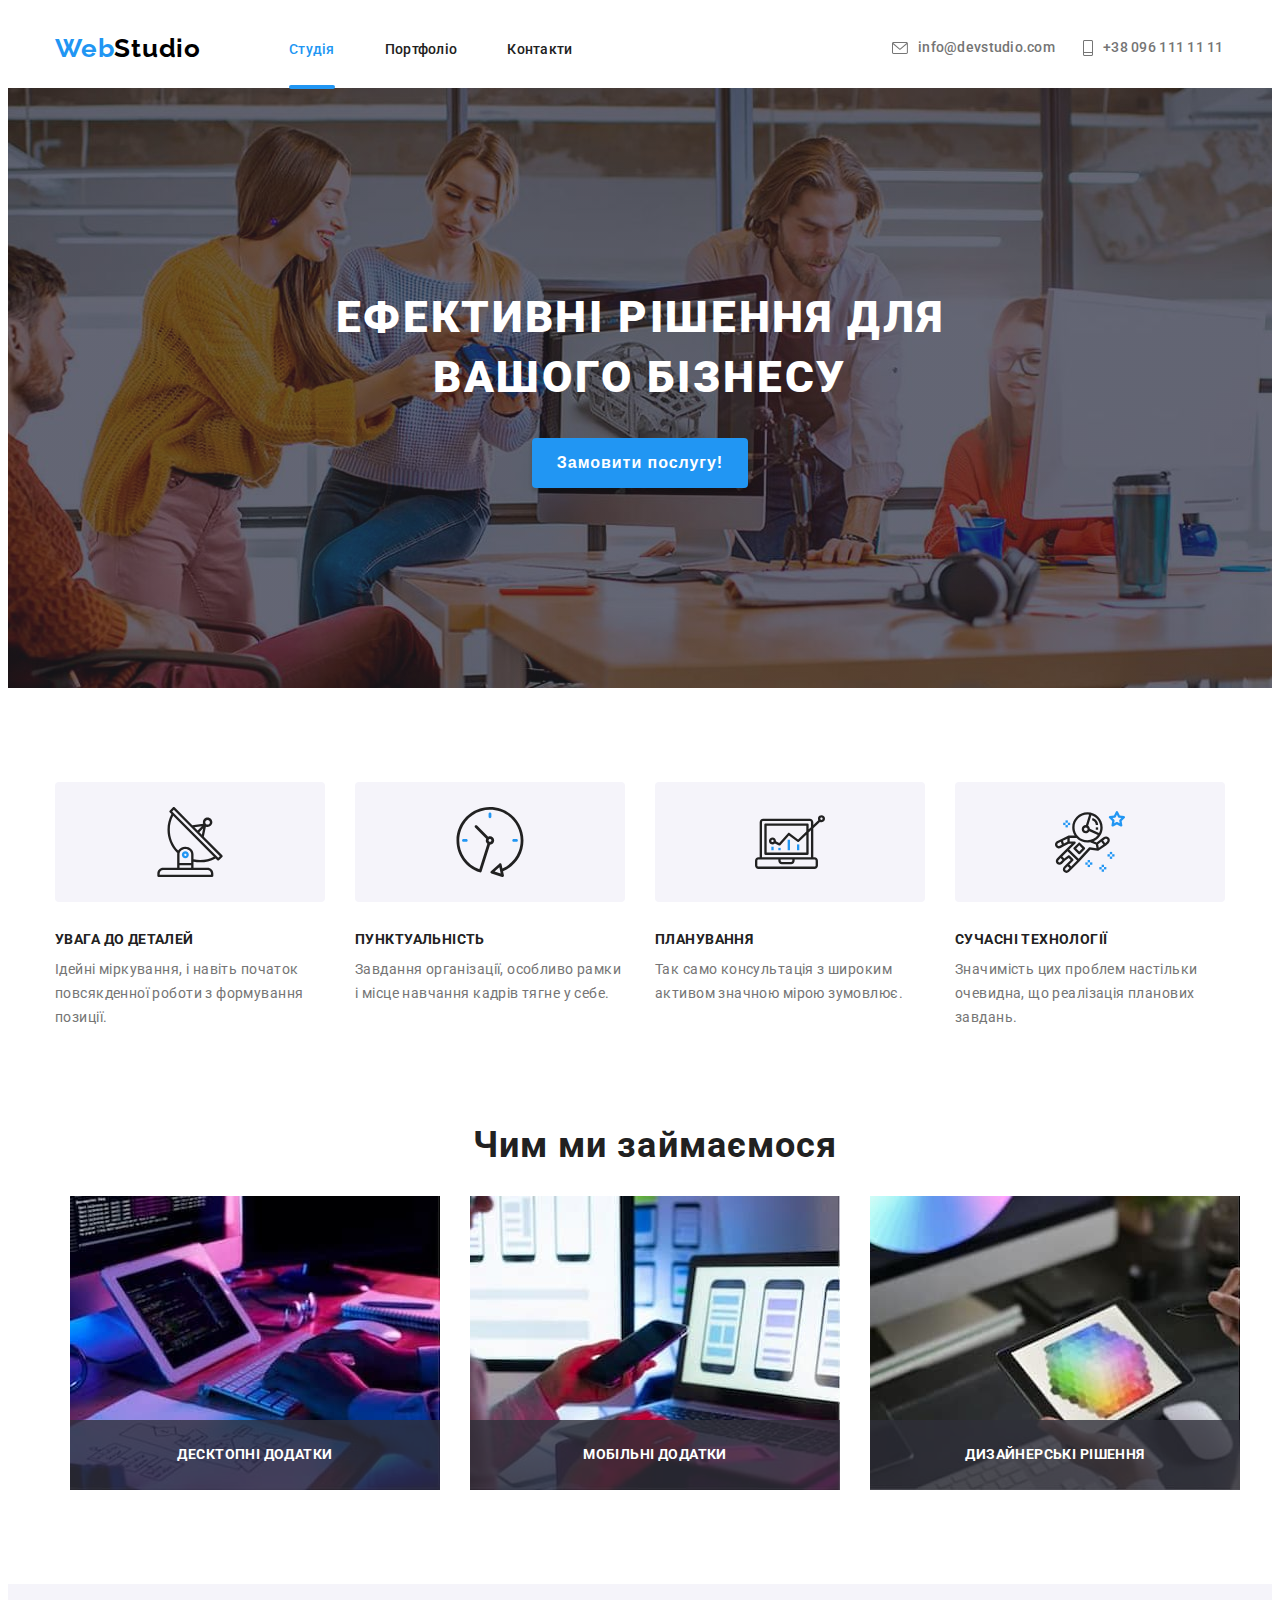
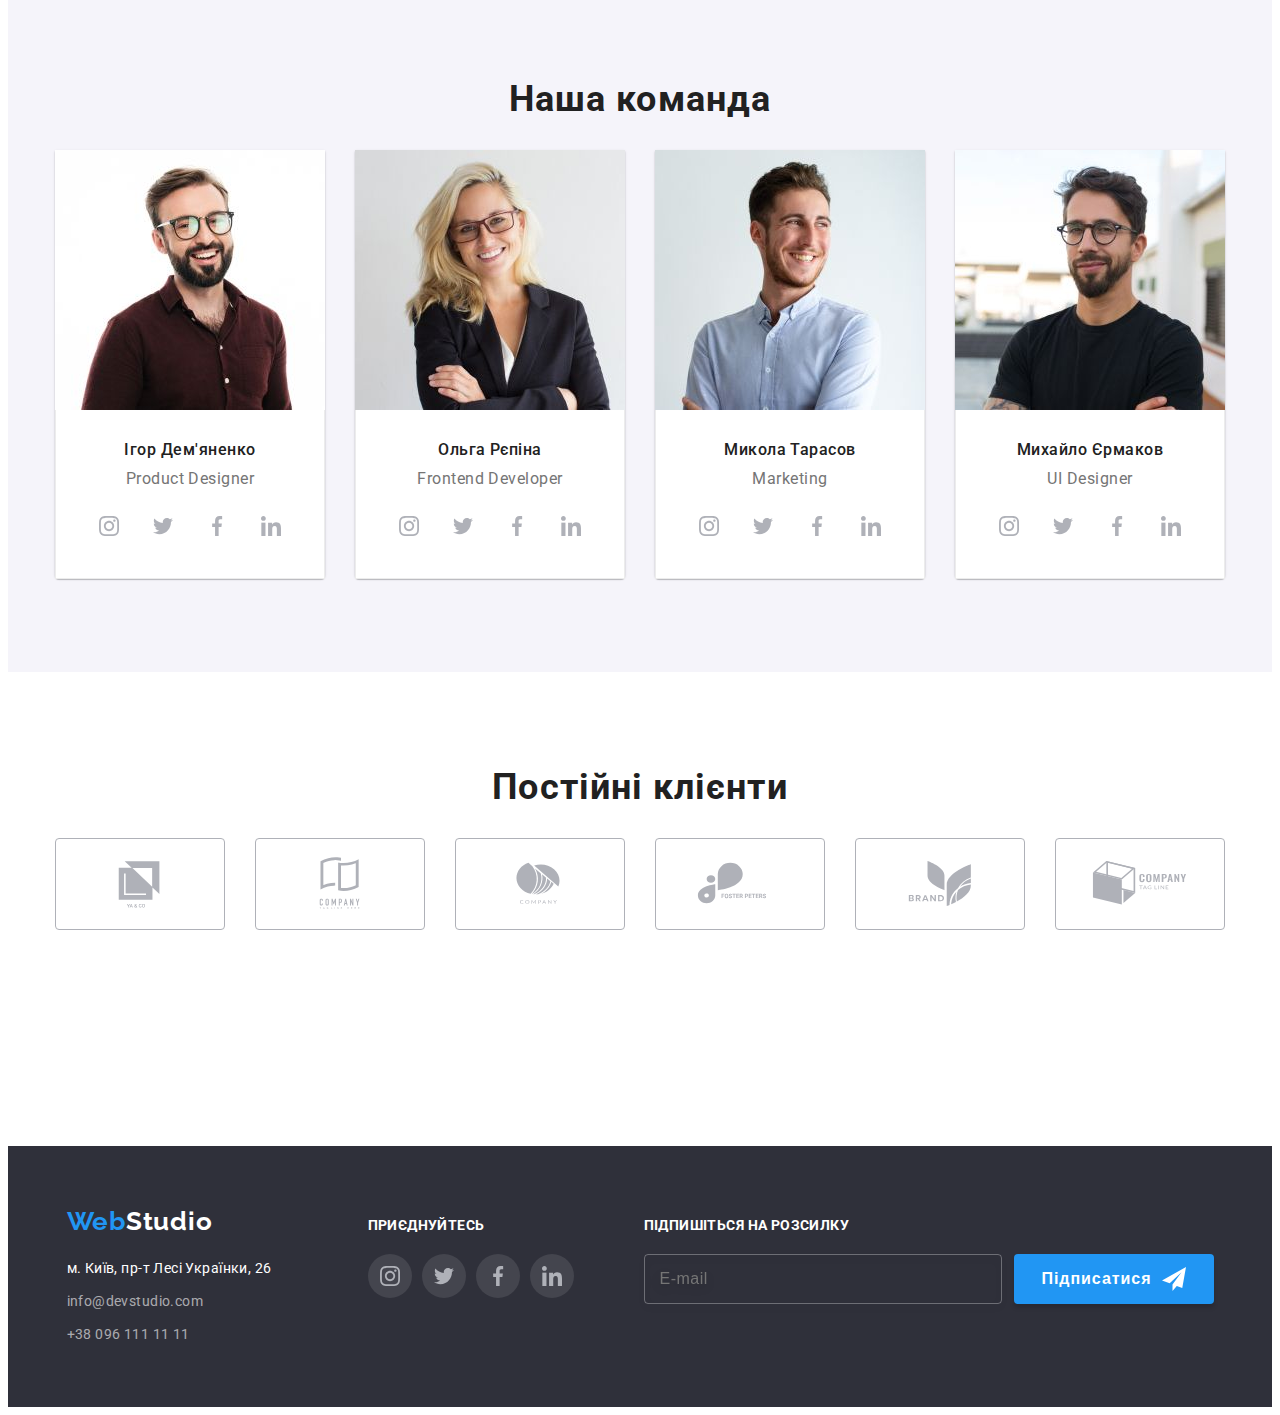
<file: index.html>
<!DOCTYPE html>
<html lang="uk">
  <head>
    <meta charset="UTF-8" />
    <meta http-equiv="X-UA-Compatible" content="IE=edge" />
    <meta name="viewport" content="width=device-width, initial-scale=1.0" />
    <title>Document</title>
    <link rel="preconnect" href="https://fonts.googleapis.com" />
    <link rel="preconnect" href="https://fonts.gstatic.com" crossorigin />
    <link
      href="https://fonts.googleapis.com/css2?family=Raleway:wght@700&family=Roboto:wght@400;500;700;900&display=swap"
      rel="stylesheet"
    />
    <link
      rel="stylesheet"
      href="https://cdnjs.cloudflare.com/ajax/libs/modern-normalize/1.1.0/modern-normalize.min.css"
      integrity="sha512-wpPYUAdjBVSE4KJnH1VR1HeZfpl1ub8YT/NKx4PuQ5NmX2tKuGu6U/JRp5y+Y8XG2tV+wKQpNHVUX03MfMFn9Q=="
      crossorigin="anonymous"
      referrerpolicy="no-referrer"
    />
    <link rel="stylesheet" href="./css/main.min.css" />
  </head>
  <body class="body">
    <header class="hdr">
      <!-- <div class="hdr__menu"> -->
      <nav class="hdr__nav">
        <a class="logo hdr__logo" href="./index.html"
          ><span class="logo--begin">Web</span
          ><span class="logo--end-black">Studio</span></a
        >
        <div class="hdr__mobile-shape">
          <button
            class="button-mobile"
            type="button"
            aria-expanded="false"
            aria-controls="menu-container"
            data-menu-button
          >
            <svg width="40" height="40" aria-label="Кнопка мобільного меню">
              <use
                class="button-mobile__icon-menu"
                href="./images/icons.svg#burger"
              ></use>
              <use
                class="button-mobile__icon-close"
                href="./images/icons.svg#close-mobile"
              ></use>
            </svg>
          </button>
        </div>

        <div class="menu-container" id="menu-container" data-menu>
          <ul class="hdr__list">
            <li class="hdr__item">
              <a class="hdr__link hdr__link--active" href="./index.html">
                <span class="hdr__link--title-active"> Студія </span>
              </a>
            </li>
            <li class="hdr__item">
              <a class="hdr__link" href="./portfolio.html">
                <span class="hdr__link hdr__link--title"> Портфоліо</span>
              </a>
            </li>
            <li class="hdr__item">
              <a class="hdr__link" href="">
                <span class="hdr__link hdr__link--title"> Контакти </span>
              </a>
            </li>
          </ul>
          <div class="hdr__mobile-bottom">
            <ul class="hdr-contacts">
              <li class="hdr-contacts__item">
                <a
                  class="hdr-contacts__link hdr-contacts__link--email"
                  href="mailto:info@devstudio.com"
                >
                  <svg class="hdr-contacts__icon hdr-contacts__icon--email">
                    <use href="./images/icons.svg#envelope"></use>
                  </svg>
                  <span class="hdr-contacts__title hdr-contacts__title--email">
                    info@devstudio.com
                  </span>
                </a>
              </li>
              <li class="hdr-contacts__item">
                <a
                  class="hdr-contacts__link hdr-contacts__link--phone"
                  href="tel:+380961111111"
                >
                  <svg class="hdr-contacts__icon hdr-contacts__icon--phone">
                    <use href="./images/icons.svg#phone"></use>
                  </svg>
                  <span class="hdr-contacts__title hdr-contacts__title--phone">
                    +38 096 111 11 11
                  </span>
                </a>
              </li>
            </ul>
            <ul class="socials-text__list">
              <li class="socials-text__item">
                <a
                  class="socials-text__link"
                  href=""
                  target="_blank"
                  lang="en"
                  rel="noopener noreferrer"
                >
                  <span class="socials-text__title"> Instagram </span>
                </a>
              </li>
              <li class="socials-text__item">
                <a
                  class="socials-text__link"
                  href=""
                  target="_blank"
                  lang="en"
                  rel="noopener noreferrer"
                >
                  <span class="socials-text__title"> Twitter </span>
                </a>
              </li>
              <li class="socials-text__item">
                <a
                  class="socials-text__link"
                  href=""
                  target="_blank"
                  lang="en"
                  rel="noopener noreferrer"
                >
                  <span class="socials-text__title"> Facebook </span>
                </a>
              </li>
              <li class="socials-text__item">
                <a
                  class="socials-text__link"
                  href=""
                  target="_blank"
                  lang="en"
                  rel="noopener noreferrer"
                >
                  <span class="socials-text__title"> LinkedIn </span>
                </a>
              </li>
            </ul>
          </div>
        </div>
      </nav>
      <!-- </div> -->
    </header>
    <main>
      <section class="section-hero hero">
        <div class="container hero__face">
          <h1 class="hero__title">Ефективні рішення для<br />вашого бізнесу</h1>
          <button
            data-modal-open
            class="button button__hero-batton"
            type="button"
          >
            Замовити послугу!
          </button>
        </div>
      </section>
      <section class="section section__features">
        <div class="container description">
          <h2 class="invisible">Заголовок секції, який скрито</h2>
          <ul class="description__list">
            <li class="description__item">
              <div class="description__image">
                <svg class="description__icon">
                  <use href="./images/icons.svg#antenna"></use>
                </svg>
              </div>
              <h3 class="description__header">Увага до деталей</h3>
              <p class="description__text">
                Ідейні міркування, і навіть початок повсякденної роботи з
                формування позиції.
              </p>
            </li>
            <li class="description__item">
              <div class="description__image">
                <svg class="description__icon">
                  <use href="./images/icons.svg#clock"></use>
                </svg>
              </div>
              <h3 class="description__header">Пунктуальність</h3>
              <p class="description__text">
                Завдання організації, особливо рамки і місце навчання кадрів
                тягне у себе.
              </p>
            </li>
            <li class="description__item">
              <div class="description__image">
                <svg class="description__icon">
                  <use href="./images/icons.svg#diagram"></use>
                </svg>
              </div>
              <h3 class="description__header">Планування</h3>
              <p class="description__text">
                Так само консультація з широким активом значною мірою зумовлює.
              </p>
            </li>
            <li class="description__item">
              <div class="description__image">
                <svg class="description__icon">
                  <use href="./images/icons.svg#astronaut"></use>
                </svg>
              </div>
              <h3 class="description__header">Сучасні технології</h3>
              <p class="description__text">
                Значимість цих проблем настільки очевидна, що реалізація
                планових завдань.
              </p>
            </li>
          </ul>
        </div>
      </section>
      <section class="section section__directions">
        <div class="container presentation">
          <h2 class="sections__title">Чим ми займаємося</h2>
          <ul class="presentation__list">
            <li class="presentation__item">
              <img
                class="presentation__image"
                src="./images/what-we-do-1.jpg"
                alt="photo what-we-do-1"
              />
              <div class="presentation__overlay">
                <span class="presentation__title">Десктопні додатки</span>
              </div>
            </li>
            <li class="presentation__item">
              <img
                class="presentation__image"
                src="./images/what-we-do-2.jpg"
                alt="photo what-we-do-2"
              />
              <div class="presentation__overlay">
                <span class="presentation__title">Мобільні додатки</span>
              </div>
            </li>
            <li class="presentation__item">
              <img
                class="presentation__image"
                src="./images/what-we-do-3.jpg"
                alt="photo what-we-do-3"
              />
              <div class="presentation__overlay">
                <span class="presentation__title">Дизайнерські рішення</span>
              </div>
            </li>
          </ul>
        </div>
      </section>
      <section class="section section__command">
        <div class="container command__gallery">
          <h2 class="sections__title">Наша команда</h2>
          <ul class="command__list">
            <li class="command__item">
              <img
                class="command__image"
                srcset="
                ./images/command 1 (phone 1)_450_460.jpg 450w,
                ./images/command 1 (phone 2)_900_920.jpg 900w,
                ./images/command 1 (tablet 1)_354_374.jpg 354w,
                ./images/command 1 (tablet 2)_708_748.jpg 708w,
                ./images/command 1 (desktop 1)_270_260.jpg 270w,
                ./images/command 1 (desktop 2)_540_520.jpg 540w"
                src="./images/command 1 (desktop 1)_270_260.jpg"
                alt="photo product designer Igor Demyanenko"
                
              />
              <div class="command__textbox">
                <h3 class="command__header">Ігор Дем'яненко</h3>
                <p class="command__text">Product Designer</p>
                <div class="socials command__socials">
                  <ul class="socials__list">
                    <li class="socials__item">
                      <a
                        class="socials__link command__socials__link"
                        href=""
                        target="_blank"
                        rel="noopener noreferrer"
                      >
                        <svg class="socials__icon">
                          <use href="./images/icons.svg#instagram"></use>
                        </svg>
                      </a>
                    </li>
                    <li class="socials__item">
                      <a
                        class="socials__link command__socials__link"
                        href=""
                        target="_blank"
                        rel="noopener noreferrer"
                      >
                        <svg class="socials__icon">
                          <use href="./images/icons.svg#twitter"></use>
                        </svg>
                      </a>
                    </li>
                    <li class="socials__item">
                      <a
                        class="socials__link command__socials__link"
                        href=""
                        target="_blank"
                        rel="noopener noreferrer"
                      >
                        <svg class="socials__icon">
                          <use href="./images/icons.svg#facebook"></use>
                        </svg>
                      </a>
                    </li>
                    <li class="socials__item">
                      <a
                        class="socials__link command__socials__link"
                        href=""
                        target="_blank"
                        rel="noopener noreferrer"
                      >
                        <svg class="socials__icon">
                          <use href="./images/icons.svg#linkedin"></use>
                        </svg>
                      </a>
                    </li>
                  </ul>
                </div>
              </div>
              <!-- cosial networks icons -->
            </li>
            <li class="command__item">
              <img
                srcset="
                ./images/command 2 (phone 1)_450_460.jpg 450w,
                ./images/command 2 (phone 2)_900_920.jpg 900w,
                ./images/command 2 (tablet 1)_354_374.jpg 354w,
                ./images/command 2 (tablet 2)_708_748.jpg 708w,
                ./images/command 2 (desktop 1)_270_260.jpg 270w,
                ./images/command 2 (desktop 2)_540_520.jpg 540w"
                class="command__image"
                src="./images/command 2 (desktop 1)_270_260.jpg"
                alt="photo frontend developer Olga Repina"
                sizes="0.5 0.5 0.3 0.3 0.2 0.2"
              />
              <div class="command__textbox">
                <h3 class="command__header">Ольга Рєпіна</h3>
                <p class="command__text">Frontend Developer</p>
                <div class="socials command__socials">
                  <ul class="socials__list">
                    <li class="socials__item">
                      <a
                        class="socials__link command__socials__link"
                        href=""
                        target="_blank"
                        rel="noopener noreferrer"
                      >
                        <svg class="socials__icon">
                          <use href="./images/icons.svg#instagram"></use>
                        </svg>
                      </a>
                    </li>
                    <li class="socials__item">
                      <a
                        class="socials__link command__socials__link"
                        href=""
                        target="_blank"
                        rel="noopener noreferrer"
                      >
                        <svg class="socials__icon">
                          <use href="./images/icons.svg#twitter"></use>
                        </svg>
                      </a>
                    </li>
                    <li class="socials__item">
                      <a
                        class="socials__link command__socials__link"
                        href=""
                        target="_blank"
                        rel="noopener noreferrer"
                      >
                        <svg class="socials__icon">
                          <use href="./images/icons.svg#facebook"></use>
                        </svg>
                      </a>
                    </li>
                    <li class="socials__item">
                      <a
                        class="socials__link command__socials__link"
                        href=""
                        target="_blank"
                        rel="noopener noreferrer"
                      >
                        <svg class="socials__icon">
                          <use href="./images/icons.svg#linkedin"></use>
                        </svg>
                      </a>
                    </li>
                  </ul>
                </div>
              </div>
            </li>
            <li class="command__item">
              <img
                srcset="
                ./images/command 3 (phone 1)_450_460.jpg 450w,
                ./images/command 3 (phone 2)_900_920.jpg 900w,
                ./images/command 3 (tablet 1)_354_374.jpg 354w,
                ./images/command 3 (tablet 2)_708_748.jpg 708w,
                ./images/command 3 (desktop 1)_270_260.jpg 270w,
                ./images/command 3 (desktop 2)_540_520.jpg 540w"
                class="command__image"
                src="./images/command 3 (desktop 1)_270_260.jpg"
                alt="photo marketing Mykola Tarasov"
              />
              <div class="command__textbox">
                <h3 class="command__header">Микола Тарасов</h3>
                <p class="command__text">Marketing</p>
                <div class="socials command__socials">
                  <ul class="socials__list">
                    <li class="socials__item">
                      <a
                        class="socials__link command__socials__link"
                        href=""
                        target="_blank"
                        rel="noopener noreferrer"
                      >
                        <svg class="socials__icon">
                          <use href="./images/icons.svg#instagram"></use>
                        </svg>
                      </a>
                    </li>
                    <li class="socials__item">
                      <a
                        class="socials__link command__socials__link"
                        href=""
                        target="_blank"
                        rel="noopener noreferrer"
                      >
                        <svg class="socials__icon">
                          <use href="./images/icons.svg#twitter"></use>
                        </svg>
                      </a>
                    </li>
                    <li class="socials__item">
                      <a
                        class="socials__link command__socials__link"
                        href=""
                        target="_blank"
                        rel="noopener noreferrer"
                      >
                        <svg class="socials__icon">
                          <use href="./images/icons.svg#facebook"></use>
                        </svg>
                      </a>
                    </li>
                    <li class="socials__item">
                      <a
                        class="socials__link command__socials__link"
                        href=""
                        target="_blank"
                        rel="noopener noreferrer"
                      >
                        <svg class="socials__icon">
                          <use href="./images/icons.svg#linkedin"></use>
                        </svg>
                      </a>
                    </li>
                  </ul>
                </div>
              </div>
            </li>
            <li class="command__item">
              <img
                srcset="
                ./images/command 4 (phone 1)_450_460.jpg 450w,
                ./images/command 4 (phone 2)_900_920.jpg 900w,
                ./images/command 4 (tablet 1)_354_374.jpg 354w,
                ./images/command 4 (tablet 2)_708_748.jpg 708w,
                ./images/command 4 (desktop 1)_270_260.jpg 270w,
                ./images/command 4 (desktop 2)_540_520.jpg 540w"
                class="command__image"
                src="./images/command 4 (desktop 1)_270_260.jpg"
                alt="photo ui-designer Mykhaylo Yermakov"
              />
              <div class="command__textbox">
                <h3 class="command__header">Михайло Єрмаков</h3>
                <p class="command__text">UI Designer</p>
                <div class="socials command__socials">
                  <ul class="socials__list">
                    <li class="socials__item">
                      <a
                        class="socials__link command__socials__link"
                        href=""
                        target="_blank"
                        rel="noopener noreferrer"
                      >
                        <svg class="socials__icon">
                          <use href="./images/icons.svg#instagram"></use>
                        </svg>
                      </a>
                    </li>
                    <li class="socials__item">
                      <a
                        class="socials__link command__socials__link"
                        href=""
                        target="_blank"
                        rel="noopener noreferrer"
                      >
                        <svg class="socials__icon">
                          <use href="./images/icons.svg#twitter"></use>
                        </svg>
                      </a>
                    </li>
                    <li class="socials__item">
                      <a
                        class="socials__link command__socials__link"
                        href=""
                        target="_blank"
                        rel="noopener noreferrer"
                      >
                        <svg class="socials__icon">
                          <use href="./images/icons.svg#facebook"></use>
                        </svg>
                      </a>
                    </li>
                    <li class="socials__item">
                      <a
                        class="socials__link command__socials__link"
                        href=""
                        target="_blank"
                        rel="noopener noreferrer"
                      >
                        <svg class="socials__icon">
                          <use href="./images/icons.svg#linkedin"></use>
                        </svg>
                      </a>
                    </li>
                  </ul>
                </div>
              </div>
            </li>
          </ul>
        </div>
      </section>
      <section class="section">
        <div class="container">
          <h2 class="sections__title">Постійні клієнти</h2>
          <ul class="logos__list">
            <li class="logos__item">
              <a
                class="logos__link"
                href=""
                target="_blank"
                rel="noopener noreferrer"
              >
                <svg class="logos__icon">
                  <use href="./images/icons.svg#logo-yaco"></use>
                </svg>
              </a>
            </li>
            <li class="logos__item">
              <a
                class="logos__link"
                href=""
                target="_blank"
                rel="noopener noreferrer"
              >
                <svg class="logos__icon">
                  <use href="./images/icons.svg#logo-windows"></use>
                </svg>
              </a>
            </li>
            <li class="logos__item">
              <a
                class="logos__link"
                href=""
                target="_blank"
                rel="noopener noreferrer"
              >
                <svg class="logos__icon">
                  <use href="./images/icons.svg#logo-company"></use>
                </svg>
              </a>
            </li>
            <li class="logos__item">
              <a
                class="logos__link"
                href=""
                target="_blank"
                rel="noopener noreferrer"
              >
                <svg class="logos__icon">
                  <use href="./images/icons.svg#logo-foster"></use>
                </svg>
              </a>
            </li>
            <li class="logos__item">
              <a
                class="logos__link"
                href=""
                target="_blank"
                rel="noopener noreferrer"
              >
                <svg class="logos__icon">
                  <use href="./images/icons.svg#logo-brand"></use>
                </svg>
              </a>
            </li>
            <li class="logos__item">
              <a
                class="logos__link"
                href=""
                target="_blank"
                rel="noopener noreferrer"
              >
                <svg class="logos__icon">
                  <use href="./images/icons.svg#logo-tagline"></use>
                </svg>
              </a>
            </li>
          </ul>
        </div>
      </section>
    </main>

    <footer class="ftr">
      <div class="ftr__board">
        <div class="ftr__first-column" id="first">
          <div class="ftr__logo">
            <a class="logo" href="./index.html"
              ><span class="logo--begin">Web</span
              ><span class="logo--end-white">Studio</span></a
            >
          </div>

          <div class="ftr__row-address" id="second">
            <a
              class="ftr__address"
              href="https://goo.gl/maps/KNuMFoGWD1NAP8xu9"
              target="_blank"
              rel="noopener noreferrer"
              >м. Київ, пр-т Лесі Українки, 26</a
            >
          </div>

          <div class="ftr__row-email" id="third">
            <a class="ftr__ref" href="mailto:info@devstudio.com"
              >info@devstudio.com</a
            >
          </div>

          <div class="ftr__row-tel">
            <a class="ftr__ref" href="tel:+380961111111">+38 096 111 11 11</a>
          </div>
        </div>

        <div class="ftr__second-column">
          <b class="ftr__title">Приєднуйтесь</b>
          <ul class="socials__list">
            <li class="socials__item">
              <a
                class="socials__link ftr__socials-link"
                href=""
                aria-label="Інстаграм"
                target="_blank"
                rel="noopener noreferrer"
              >
                <svg class="socials__icon">
                  <use href="./images/icons.svg#instagram"></use>
                </svg>
              </a>
            </li>
            <li class="socials__item">
              <a
                class="socials__link ftr__socials-link"
                href=""
                aria-label="Твітер"
                target="_blank"
                rel="noopener noreferrer"
              >
                <svg class="socials__icon">
                  <use href="./images/icons.svg#twitter"></use>
                </svg>
              </a>
            </li>
            <li class="socials__item">
              <a
                class="socials__link ftr__socials-link"
                href=""
                aria-label="Фейсбук"
                target="_blank"
                rel="noopener noreferrer"
              >
                <svg class="socials__icon">
                  <use href="./images/icons.svg#facebook"></use>
                </svg>
              </a>
            </li>
            <li class="socials__item">
              <a
                class="socials__link ftr__socials-link"
                href=""
                aria-label="Лінкед Ін"
                target="_blank"
                rel="noopener noreferrer"
              >
                <svg class="socials__icon">
                  <use href="./images/icons.svg#linkedin"></use>
                </svg>
              </a>
            </li>
          </ul>
        </div>

        <div class="ftr__third-column">
          <b class="ftr__title">Підпишіться на розсилку</b>
          <form class="subscribe ftr__subscribe" autocomplete="off">
            <label class="subscribe__mail">
              <input
                class="subscribe__input"
                type="email"
                name="email"
                placeholder="E-mail"
              />
            </label>
            <button class="button subcribe__button" type="submit">
              <b class="subscribe__title"> Підписатися </b>
              <svg class="subscribe__icon">
                <use href="./images/icons.svg#send"></use>
              </svg>
            </button>
          </form>
        </div>
      </div>
    </footer>

    <div class="bckdrop is-hidden" data-modal>
      <div class="modal">
        <button data-modal-close class="modal__close">
          <svg class="modal__close-icon">
            <use href="./images/icons.svg#vector"></use>
          </svg>
        </button>
        <div class="modal__container">
          <b class="modal__title">Залиште свої дані, ми вам передзвонимо</b>
          <form class="form">
            <ul class="form__list">
              <li class="form__item">
                <label class="form__label">
                  <span>Ім'я</span>
                  <input class="field field__name" type="text" />
                  <svg class="field__icon">
                    <use href="./images/icons.svg#person-input"></use>
                  </svg>
                </label>
              </li>
              <li class="form__item">
                <label class="form__label">
                  <span> Телефон </span>
                  <input class="field field__phone" type="tel" />
                  <svg class="field__icon">
                    <use href="./images/icons.svg#phone-input"></use>
                  </svg>
                </label>
              </li>
              <li class="form__item">
                <label class="form__label">
                  <span> Пошта </span>
                  <input class="field field__email" type="email" />
                  <svg class="field__icon">
                    <use href="./images/icons.svg#mail-input"></use>
                  </svg>
                </label>
              </li>
              <li class="form__item">
                <label class="form__label">
                  <span> Коментар </span>
                  <textarea
                    class="field field__comment"
                    name="comment"
                    placeholder="Введіть текст"
                    resize
                  ></textarea>
                </label>
              </li>
            </ul>
            <!-- <div class="accept"> -->
            <label class="offer">
              <input
                class="offer__checkbox"
                type="checkbox"
                name="offer"
                placeholder="offer"
              />
              <svg class="offer__icon">
                <use href="./images/icons.svg#checkbox"></use>
              </svg>
              <div class="offer__text">
                <span>Погоджуюся з розсилкою та приймаю </span>
                <a
                  class="offer__link"
                  href=""
                  target="_blank"
                  rel="noreferrer noopener"
                >
                  <span> Умови договору</span>
                </a>
              </div>
            </label>
            <div class="form__separator"></div>
            <button class="form__btn" type="submit">
              <b class="form__btn-title"> Відправити </b>
            </button>
          </form>
        </div>
      </div>
    </div>
    <script src="./js/modal.js"></script>
    <script src="./js/mobile.js"></script>
  </body>
</html>
</file>
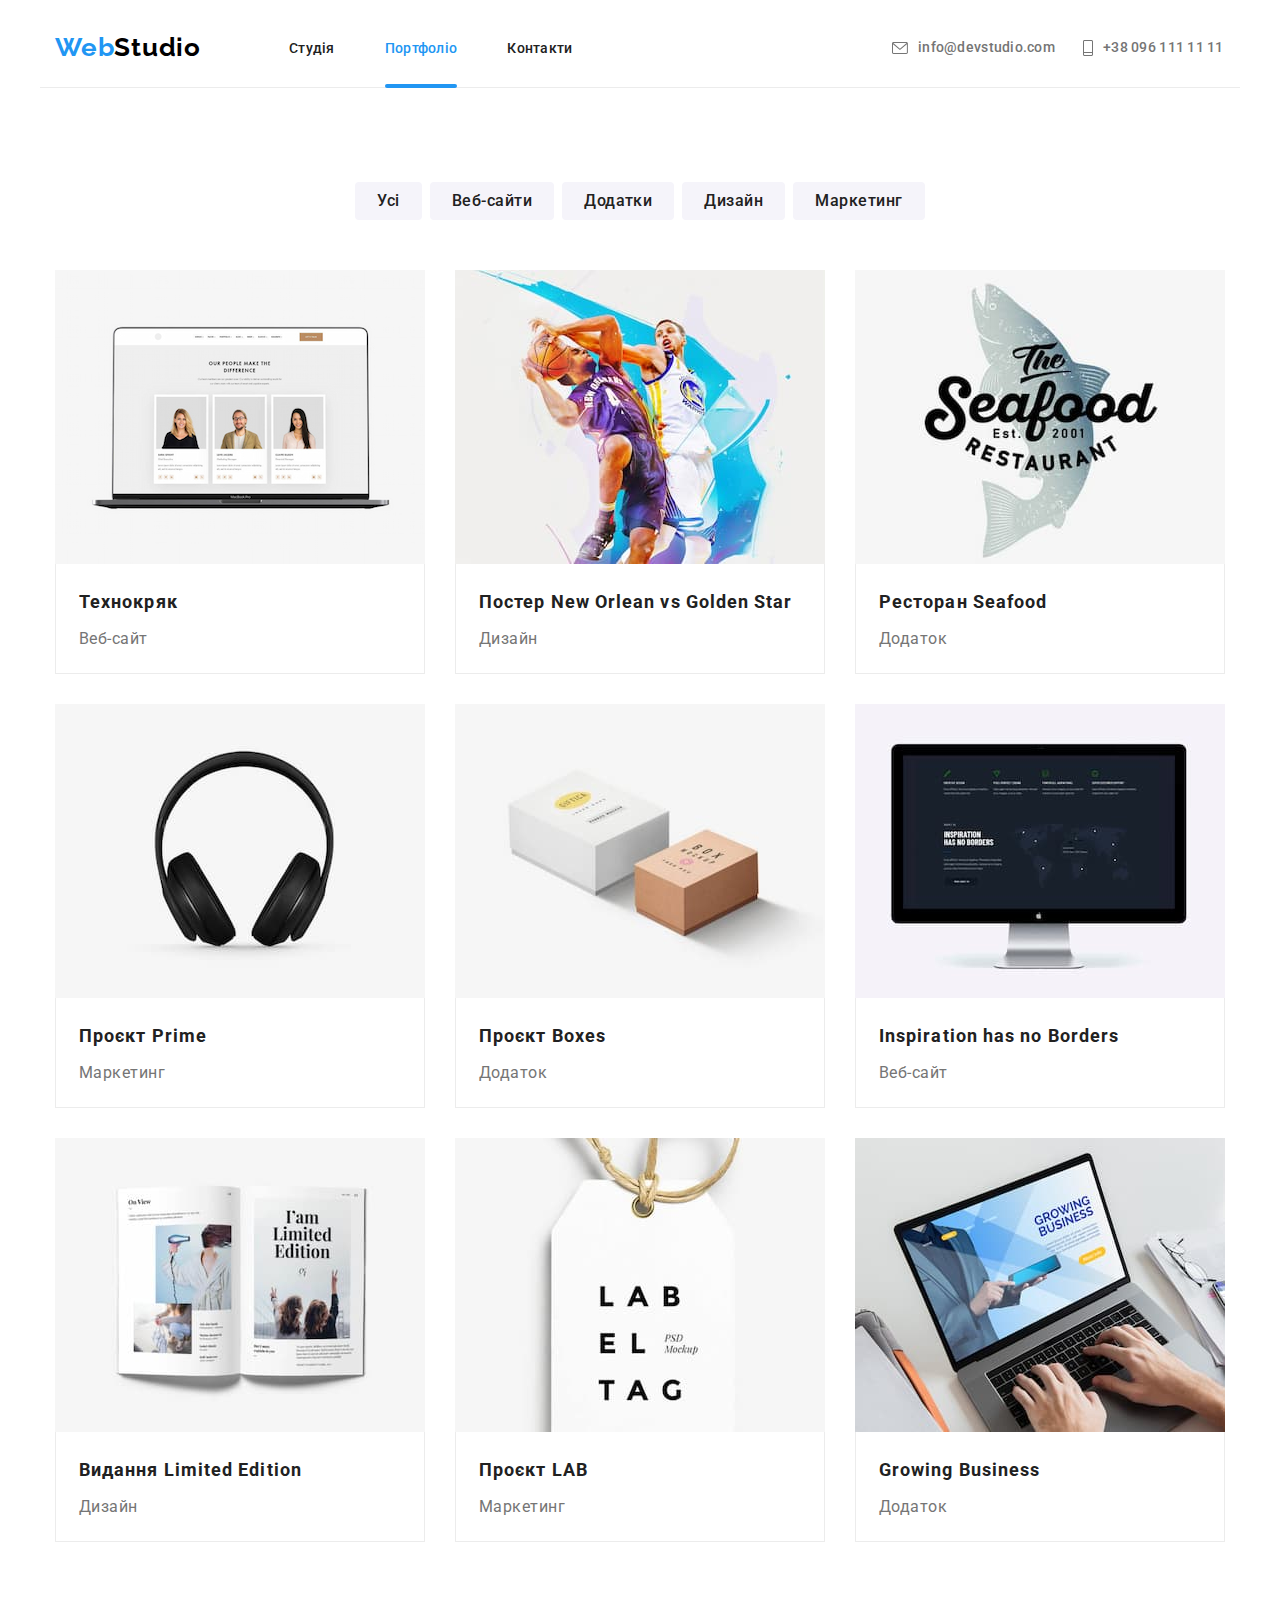
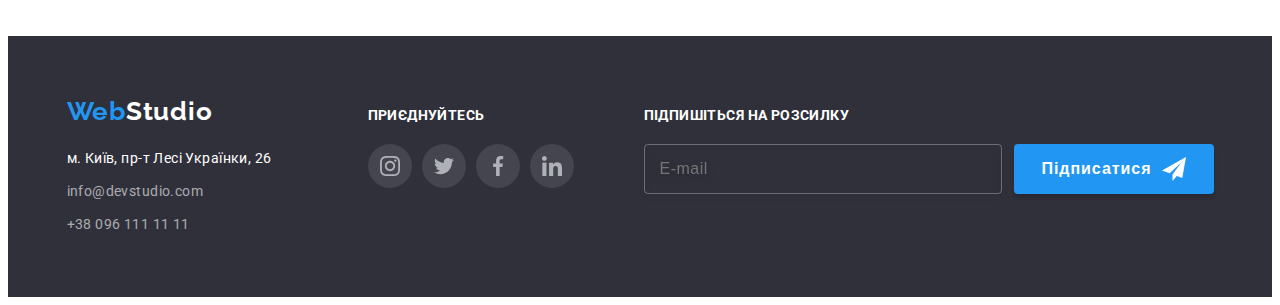
<file: portfolio.html>
<!DOCTYPE html>
<html lang="uk">
  <head>
    <meta charset="UTF-8" />
    <meta http-equiv="X-UA-Compatible" content="IE=edge" />
    <meta name="viewport" content="width=device-width, initial-scale=1.0" />
    <title>Document</title>
    <link rel="preconnect" href="https://fonts.googleapis.com" />
    <link rel="preconnect" href="https://fonts.gstatic.com" crossorigin />
    <link
      href="https://fonts.googleapis.com/css2?family=Raleway:wght@700&family=Roboto:wght@400;500;700;900&display=swap"
      rel="stylesheet"
    />
    <link
      rel="stylesheet"
      href="https://cdnjs.cloudflare.com/ajax/libs/modern-normalize/1.1.0/modern-normalize.min.css"
      integrity="sha512-wpPYUAdjBVSE4KJnH1VR1HeZfpl1ub8YT/NKx4PuQ5NmX2tKuGu6U/JRp5y+Y8XG2tV+wKQpNHVUX03MfMFn9Q=="
      crossorigin="anonymous"
      referrerpolicy="no-referrer"
    />
    <link rel="stylesheet" href="./css/main.min.css" />
  </head>
  <body class="body">
    <header class="hdr hdr--portfolio">
      <nav class="hdr__nav">
        <a class="logo hdr__logo" href="./index.html"
          ><span class="logo--begin">Web</span
          ><span class="logo--end-black">Studio</span></a
        >
        <div class="hdr__mobile-shape">
          <button
            class="button-mobile"
            type="button"
            aria-expanded="false"
            aria-controls="menu-container"
            data-menu-button
          >
            <svg width="40" height="40" aria-label="Кнопка мобільного меню">
              <use
                class="button-mobile__icon-menu"
                href="./images/icons.svg#burger"
              ></use>
              <use
                class="button-mobile__icon-close"
                href="./images/icons.svg#close-mobile"
              ></use>
            </svg>
          </button>
        </div>

        <div class="menu-container" id="menu-container" data-menu>
          <ul class="hdr__list">
            <li class="hdr__item">
              <a class="hdr__link" href="./index.html">
                <span class="hdr__link hdr__link--title"> Студія </span>
              </a>
            </li>
            <li class="hdr__item">
              <a class="hdr__link hdr__link--active" href="./portfolio.html">
                <span class="hdr__link--title-active"> Портфоліо</span>
              </a>
            </li>
            <li class="hdr__item">
              <a class="hdr__link" href="">
                <span class="hdr__link hdr__link--title"> Контакти </span>
              </a>
            </li>
          </ul>
          <div class="hdr__mobile-bottom">
            <ul class="hdr-contacts">
              <li class="hdr-contacts__item">
                <a
                  class="hdr-contacts__link hdr-contacts__link--email"
                  href="mailto:info@devstudio.com"
                >
                  <svg class="hdr-contacts__icon hdr-contacts__icon--email">
                    <use href="./images/icons.svg#envelope"></use>
                  </svg>
                  <span class="hdr-contacts__title hdr-contacts__title--email">
                    info@devstudio.com
                  </span>
                </a>
              </li>
              <li class="hdr-contacts__item">
                <a
                  class="hdr-contacts__link hdr-contacts__link--phone"
                  href="tel:+380961111111"
                >
                  <svg class="hdr-contacts__icon hdr-contacts__icon--phone">
                    <use href="./images/icons.svg#phone"></use>
                  </svg>
                  <span class="hdr-contacts__title hdr-contacts__title--phone">
                    +38 096 111 11 11
                  </span>
                </a>
              </li>
            </ul>
            <ul class="socials-text__list">
              <li class="socials-text__item">
                <a
                  class="socials-text__link"
                  href=""
                  target="_blank"
                  lang="en"
                  rel="noopener noreferrer"
                >
                  <span class="socials-text__title"> Instagram </span>
                </a>
              </li>
              <li class="socials-text__item">
                <a
                  class="socials-text__link"
                  href=""
                  target="_blank"
                  lang="en"
                  rel="noopener noreferrer"
                >
                  <span class="socials-text__title"> Twitter </span>
                </a>
              </li>
              <li class="socials-text__item">
                <a
                  class="socials-text__link"
                  href=""
                  target="_blank"
                  lang="en"
                  rel="noopener noreferrer"
                >
                  <span class="socials-text__title"> Facebook </span>
                </a>
              </li>
              <li class="socials-text__item">
                <a
                  class="socials-text__link"
                  href=""
                  target="_blank"
                  lang="en"
                  rel="noopener noreferrer"
                >
                  <span class="socials-text__title"> LinkedIn </span>
                </a>
              </li>
            </ul>
          </div>
        </div>
      </nav>
    </header>
    <!-- <hr class="h-line" /> -->
    <main>
      <section class="section works">
        <div class="container container__gallery">
          <h1 class="invisible">Цей заголовок буде скрито.</h1>
          <h2 class="invisible">Фільтр робіт</h2>
          <ul class="filter">
            <li class="filter__item">
              <button class="filter__button" type="button">Усі</button>
            </li>
            <li class="filter__item">
              <button class="filter__button" type="button">Веб-сайти</button>
            </li>
            <li class="filter__item">
              <button class="filter__button" type="button">Додатки</button>
            </li>
            <li class="filter__item">
              <button class="filter__button" type="button">Дизайн</button>
            </li>
            <li class="filter__item">
              <button class="filter__button" type="button">Маркетинг</button>
            </li>
          </ul>
          <h2 class="invisible">Зразки робіт</h2>
          <ul class="portfolio">
            <li class="portfolio__item">
              <a class="portfolio__ref" href="">
                <div class="portfolio__imagebox">
                  <img
                    src="./images/technokryak_1.jpg"
                    alt="technokryak"
                    width="370"
                    height="294"
                  />
                  <div class="portfolio__imagetext">
                    <p>
                      Ресурс пропонує комплексні пропозиції з різним рівнем
                      функціоналу та сервісів. Все це дозволить відвідувачу
                      отримати вичерпні відомості про компанію чи приватну
                      особу.
                    </p>
                  </div>
                </div>
                <div class="portfolio__textbox">
                  <h3 class="portfolio__title">Технокряк</h3>
                  <p class="portfolio__text">Веб-сайт</p>
                </div>
              </a>
            </li>
            <li class="portfolio__item">
              <a class="portfolio__ref" href="">
                <div class="portfolio__imagebox">
                  <img
                    src="./images/poster-new-orlean-vs-golden-star.jpg"
                    alt="poster-new-orlean-vs-golden-star"
                    width="370"
                    height="294"
                  />
                  <div class="portfolio__imagetext">
                    <p>
                      Ресурс пропонує комплексні пропозиції з різним рівнем
                      функціоналу та сервісів. Все це дозволить відвідувачу
                      отримати вичерпні відомості про компанію чи приватну
                      особу.
                    </p>
                  </div>
                </div>
                <div class="portfolio__textbox">
                  <h3 class="portfolio__title">
                    Постер New Orlean vs Golden Star
                  </h3>
                  <p class="portfolio__text">Дизайн</p>
                </div>
              </a>
            </li>
            <li class="portfolio__item">
              <a class="portfolio__ref" href="">
                <div class="portfolio__imagebox">
                  <img
                    src="./images/restoran-seafood.jpg"
                    alt="restoran-seafood"
                    width="370"
                    height="294"
                  />
                  <div class="portfolio__imagetext">
                    <p>
                      Ресурс пропонує комплексні пропозиції з різним рівнем
                      функціоналу та сервісів. Все це дозволить відвідувачу
                      отримати вичерпні відомості про компанію чи приватну
                      особу.
                    </p>
                  </div>
                </div>
                <div class="portfolio__textbox">
                  <h3 class="portfolio__title">Ресторан Seafood</h3>
                  <p class="portfolio__text">Додаток</p>
                </div>
              </a>
            </li>
            <li class="portfolio__item">
              <a class="portfolio__ref" href="">
                <div class="portfolio__imagebox">
                  <img
                    src="./images/project-prime.jpg"
                    alt="project-prime"
                    width="370"
                    height="294"
                  />
                  <div class="portfolio__imagetext">
                    <p>
                      Ресурс пропонує комплексні пропозиції з різним рівнем
                      функціоналу та сервісів. Все це дозволить відвідувачу
                      отримати вичерпні відомості про компанію чи приватну
                      особу.
                    </p>
                  </div>
                </div>
                <div class="portfolio__textbox">
                  <h3 class="portfolio__title">Проєкт Prime</h3>
                  <p class="portfolio__text">Маркетинг</p>
                </div>
              </a>
            </li>
            <li class="portfolio__item">
              <a class="portfolio__ref" href="">
                <div class="portfolio__imagebox">
                  <img
                    src="./images/project-boxes.jpg"
                    alt="project-boxes"
                    width="370"
                    height="294"
                  />
                  <div class="portfolio__imagetext">
                    <p>
                      Ресурс пропонує комплексні пропозиції з різним рівнем
                      функціоналу та сервісів. Все це дозволить відвідувачу
                      отримати вичерпні відомості про компанію чи приватну
                      особу.
                    </p>
                  </div>
                </div>
                <div class="portfolio__textbox">
                  <h3 class="portfolio__title">Проєкт Boxes</h3>
                  <p class="portfolio__text">Додаток</p>
                </div>
              </a>
            </li>
            <li class="portfolio__item">
              <a class="portfolio__ref" href="">
                <div class="portfolio__imagebox">
                  <img
                    src="./images/inspirations-has-no-borders.jpg"
                    alt="inspirations-has-no-borders"
                    width="370"
                    height="294"
                  />
                  <div class="portfolio__imagetext">
                    <p>
                      Ресурс пропонує комплексні пропозиції з різним рівнем
                      функціоналу та сервісів. Все це дозволить відвідувачу
                      отримати вичерпні відомості про компанію чи приватну
                      особу.
                    </p>
                  </div>
                </div>
                <div class="portfolio__textbox">
                  <h3 class="portfolio__title">Inspiration has no Borders</h3>
                  <p class="portfolio__text">Веб-сайт</p>
                </div>
              </a>
            </li>
            <li class="portfolio__item">
              <a class="portfolio__ref" href="">
                <div class="portfolio__imagebox">
                  <img
                    src="./images/vydannya-limited-edition.jpg"
                    alt="vydannya-limited-edition.jpg"
                    width="370"
                    height="294"
                  />
                  <div class="portfolio__imagetext">
                    <p>
                      Ресурс пропонує комплексні пропозиції з різним рівнем
                      функціоналу та сервісів. Все це дозволить відвідувачу
                      отримати вичерпні відомості про компанію чи приватну
                      особу.
                    </p>
                  </div>
                </div>
                <div class="portfolio__textbox">
                  <h3 class="portfolio__title">Видання Limited Edition</h3>
                  <p class="portfolio__text">Дизайн</p>
                </div>
              </a>
            </li>
            <li class="portfolio__item">
              <a class="portfolio__ref" href="">
                <div class="portfolio__imagebox">
                  <img
                    src="./images/project-lab.jpg"
                    alt="project-lab"
                    width="370"
                    height="294"
                  />
                  <div class="portfolio__imagetext">
                    <p>
                      Ресурс пропонує комплексні пропозиції з різним рівнем
                      функціоналу та сервісів. Все це дозволить відвідувачу
                      отримати вичерпні відомості про компанію чи приватну
                      особу.
                    </p>
                  </div>
                </div>
                <div class="portfolio__textbox">
                  <h3 class="portfolio__title">Проєкт LAB</h3>
                  <p class="portfolio__text">Маркетинг</p>
                </div>
              </a>
            </li>
            <li class="portfolio__item">
              <a class="portfolio__ref" href="">
                <div class="portfolio__imagebox">
                  <img
                    src="./images/groving-business.jpg"
                    alt="groving-business"
                    width="370"
                    height="294"
                  />
                  <div class="portfolio__imagetext">
                    <p>
                      Ресурс пропонує комплексні пропозиції з різним рівнем
                      функціоналу та сервісів. Все це дозволить відвідувачу
                      отримати вичерпні відомості про компанію чи приватну
                      особу.
                    </p>
                  </div>
                </div>
                <div class="portfolio__textbox">
                  <h3 class="portfolio__title">Growing Business</h3>
                  <p class="portfolio__text">Додаток</p>
                </div>
              </a>
            </li>
          </ul>
        </div>
      </section>
    </main>

    <footer class="ftr">
      <div class="ftr__board">
        <div class="ftr__first-column" id="first">
          <div class="ftr__logo">
            <a class="logo" href="./index.html"
              ><span class="logo--begin">Web</span
              ><span class="logo--end-white">Studio</span></a
            >
          </div>

          <div class="ftr__row-address" id="second">
            <a
              class="ftr__address"
              href="https://goo.gl/maps/KNuMFoGWD1NAP8xu9"
              target="_blank"
              rel="noopener noreferrer"
              >м. Київ, пр-т Лесі Українки, 26</a
            >
          </div>

          <div class="ftr__row-email" id="third">
            <a class="ftr__ref" href="mailto:info@devstudio.com"
              >info@devstudio.com</a
            >
          </div>

          <div class="ftr__row-tel">
            <a class="ftr__ref" href="tel:+380961111111">+38 096 111 11 11</a>
          </div>
        </div>

        <div class="ftr__second-column">
          <b class="ftr__title">Приєднуйтесь</b>
          <ul class="socials__list">
            <li class="socials__item">
              <a
                class="socials__link ftr__socials-link"
                href=""
                aria-label="Інстаграм"
                target="_blank"
                rel="noopener noreferrer"
              >
                <svg class="socials__icon">
                  <use href="./images/icons.svg#instagram"></use>
                </svg>
              </a>
            </li>
            <li class="socials__item">
              <a
                class="socials__link ftr__socials-link"
                href=""
                aria-label="Твітер"
                target="_blank"
                rel="noopener noreferrer"
              >
                <svg class="socials__icon">
                  <use href="./images/icons.svg#twitter"></use>
                </svg>
              </a>
            </li>
            <li class="socials__item">
              <a
                class="socials__link ftr__socials-link"
                href=""
                aria-label="Фейсбук"
                target="_blank"
                rel="noopener noreferrer"
              >
                <svg class="socials__icon">
                  <use href="./images/icons.svg#facebook"></use>
                </svg>
              </a>
            </li>
            <li class="socials__item">
              <a
                class="socials__link ftr__socials-link"
                href=""
                aria-label="Лінкед Ін"
                target="_blank"
                rel="noopener noreferrer"
              >
                <svg class="socials__icon">
                  <use href="./images/icons.svg#linkedin"></use>
                </svg>
              </a>
            </li>
          </ul>
        </div>

        <div class="ftr__third-column">
          <b class="ftr__title">Підпишіться на розсилку</b>
          <form class="subscribe ftr__subscribe" autocomplete="off">
            <label class="subscribe__mail">
              <input
                class="subscribe__input"
                type="email"
                name="email"
                placeholder="E-mail"
              />
            </label>
            <button class="button subcribe__button" type="submit">
              <b class="subscribe__title"> Підписатися </b>
              <svg class="subscribe__icon">
                <use href="./images/icons.svg#send"></use>
              </svg>
            </button>
          </form>
        </div>
      </div>
    </footer>

    <script src="./js/modal.js"></script>
    <script src="./js/mobile.js"></script>


  </body>
</html>
</file>
<file: css/main.min.css>
.logo{display:inline-block;padding:0;margin:0;font-family:Raleway;font-size:26px;font-weight:700;line-height:1.19;letter-spacing:.03em}.logo--begin{color:#2196f3}.logo--end-black{color:#000}.logo--end-white{color:#fff}.socials{padding:0;width:206px}.socials__list{display:flex;padding:0;margin:0;border:none;align-content:center;justify-content:center;list-style:none}.socials__item{padding:0;margin:0;border:none;border:0;box-shadow:none;border-radius:0}.socials__item+.socials__item{margin-left:10px}.socials__link{display:flex;padding:0;margin:0;border:none;border-radius:50%;width:44px;height:44px;justify-content:center;align-items:center;transition:background-color 250ms cubic-bezier(0.4, 0, 0.2, 1)}.socials__icon{width:20px;height:20px;fill:#afb1b8;transition:fill 250ms cubic-bezier(0.4, 0, 0.2, 1)}.socials-text__list{display:flex;list-style:none;padding:0;margin:0;display:flex;align-items:center;background-origin:border-box}@media screen and (min-width: 768px){.socials-text__list{display:none}}.socials-text__item+.socials-text__item{margin-left:10px;padding-left:10px;border-left-color:rgba(33,33,33,.2);border-left-width:1px;border-left-style:solid}.socials-text__link{display:block}.socials-text__title{display:inline-block;font-weight:500;font-size:16px;line-height:1.22;letter-spacing:.02em;color:#757575}.socials-text__title:hover,.socials-text__title:focus{cursor:pointer;color:#2196f3}.button{padding-top:10px;padding-bottom:10px;height:50px;cursor:pointer;background-color:#2196f3;color:#fff;border-radius:4px;border:none;box-shadow:0px 4px 4px rgba(0,0,0,.15);font-weight:700;font-size:16px;line-height:1.88;letter-spacing:.06em}html{box-sizing:border-box}*,*::before,*::after{box-sizing:inherit}a{text-decoration:none;cursor:pointer}button{cursor:pointer}p{padding:0;margin:0}img{display:block;max-width:100%;height:auto;margin:0;padding:0}body{font-family:"Roboto",sans-serif;color:#212121;background-color:#fff}@media screen and (max-width: 1199px){.section{padding-top:60px;padding-bottom:60px}}@media screen and (min-width: 1200px){.section{padding-top:94px;padding-bottom:94px}}.section__title{margin-top:0;margin-bottom:50px;padding:0;font-weight:700;font-size:36px;line-height:1.17;text-align:center;letter-spacing:.03em}.invisible{position:absolute;white-space:nowrap;width:1px;height:1px;overflow:hidden;border:0;padding:0;clip:rect(0 0 0 0);clip-path:inset(50%);margin:-1px}.container{padding-left:15px;padding-right:15px;padding-top:0;padding-bottom:0;margin-top:0;margin-bottom:0;margin-left:auto;margin-right:auto}@media screen and (max-width: 767px){.container{max-width:767px}}@media screen and (min-width: 768px){.container{max-width:1199px}}@media screen and (min-width: 1200px){.container{min-width:1200px}}.sections__title{margin-top:0;margin-bottom:30px;padding:0;font-weight:700;letter-spacing:.03em;text-align:center}@media screen and (max-width: 1199px){.sections__title{font-size:28px;line-height:1.18}}@media screen and (min-width: 1200px){.sections__title{font-size:36px;line-height:1.17}}.hdr{background-color:#fff;padding:0 15px;margin:0 auto;display:flex;justify-content:space-between;align-items:center}@media screen and (max-width: 767px){.hdr{height:60px;max-width:480px;position:relative}}@media screen and (min-width: 768px){.hdr{height:80px;max-width:768px}}@media screen and (min-width: 1200px){.hdr{height:80px;max-width:1200px}}.hdr__nav{margin:0 auto;display:flex;justify-content:space-between;align-items:center;width:100%}.hdr__list{padding:0;margin:0;display:flex;list-style:none}@media(max-width: 767px){.hdr__list{width:219px;flex-direction:column;align-items:flex-start}}@media(min-width: 768px){.hdr__list{max-width:283px;align-items:center;justify-content:space-between}}@media(min-width: 1199px){.hdr__list{align-items:center;justify-content:space-between}}.hdr__list :visited{color:#212121}.hdr__item{margin:0;padding:0}@media(max-width: 767px){.hdr__item+.hdr__item{margin-top:32px;margin-left:0}}@media(min-width: 768px){.hdr__item+.hdr__item{margin-left:50px}}.hdr__list :hover,.hdr__list :focus{color:#2196f3}@media(max-width: 767px){.hdr__link{position:static;padding-top:0;padding-bottom:0;font-size:40px;line-height:1.18}}@media(min-width: 768px){.hdr__link{padding-top:32px;padding-bottom:32px;position:relative;font-weight:500;font-size:14px;line-height:1.14;letter-spacing:.02em}}.hdr__link--active{color:#2196f3}.hdr__link--active::after{position:absolute;display:block;bottom:0;left:0;content:"";width:100%;height:4px;border-radius:2px;background-color:#2196f3;border:none}@media(max-width: 767px){.hdr__link--active::after{position:static;display:none}}.hdr__link--title{color:#212121}.hdr__link--title-active{color:#2196f3}.hdr-contacts{padding:0;margin:0;display:flex;justify-content:space-between;list-style:none;width:100%}@media(max-width: 767px){.hdr-contacts{flex-direction:column-reverse;align-items:flex-start}}@media(min-width: 768px){.hdr-contacts{flex-direction:column;align-items:flex-start}}@media(min-width: 1199px){.hdr-contacts{flex-direction:row;align-items:center}}@media(max-width: 767px){.hdr-contacts__item+.hdr-contacts__item{margin-left:0;margin-top:0}}@media(min-width: 768px){.hdr-contacts__item+.hdr-contacts__item{margin-left:0;margin-top:10px}}@media(min-width: 1199px){.hdr-contacts__item+.hdr-contacts__item{margin-top:0;margin-left:30px}}@media(max-width: 767px){.hdr-contacts__link{display:inline-block;padding-top:0;padding-bottom:0;align-items:center;justify-content:center}}@media(min-width: 768px){.hdr-contacts__link{display:flex;padding-top:0;padding-bottom:0;align-items:center;justify-content:center}}@media(min-width: 1199px){.hdr-contacts__link{display:flex;padding-top:32px;padding-bottom:32px;align-items:center;justify-content:center}}.hdr-contacts__link:hover .hdr-contacts__title,.hdr-contacts__link:focus .hdr-contacts__title{color:#2196f3}.hdr-contacts__link:hover .hdr-contacts__icon,.hdr-contacts__link:focus .hdr-contacts__icon{fill:#2196f3}.hdr-contacts__link--email{margin:0;padding:0}@media(max-width: 767px){.hdr-contacts__link--email{width:100%;font-weight:500;font-size:24px;line-height:1.67;letter-spacing:.02em}}@media(min-width: 768px){.hdr-contacts__link--email{width:161px;font-weight:500;font-size:12px;line-height:1.17;letter-spacing:.02em}}@media(min-width: 1199px){.hdr-contacts__link--email{height:80px;width:161px;font-weight:500;font-size:14px;line-height:1.14;letter-spacing:.02em}}.hdr-contacts__link--phone{margin:0;padding:0}@media(max-width: 767px){.hdr-contacts__link--phone{width:100%;height:40px;font-style:normal;font-weight:500;font-size:34px;line-height:1.18;letter-spacing:.02em}}@media(min-width: 768px){.hdr-contacts__link--phone{width:142px;font-weight:500;font-size:14px;line-height:1.14;letter-spacing:.02em}}@media(min-width: 1199px){.hdr-contacts__link--phone{height:80px;width:142px;font-weight:500;font-size:14px;line-height:1.14;letter-spacing:.02em}}@media(max-width: 767px){.hdr-contacts__icon{display:none}}@media(min-width: 768px){.hdr-contacts__icon{display:block;margin-right:10px;fill:#757575;transition:fill 250ms cubic-bezier(0.4, 0, 0.2, 1)}}.hdr-contacts__icon--email{width:16px;height:12px}.hdr-contacts__icon--phone{width:10px;height:16px}.hdr-contacts__title{color:#757575;transition:color 250ms cubic-bezier(0.4, 0, 0.2, 1)}.hdr-contacts__title--email{width:135px}.hdr-contacts__title--phone{width:122px}.hdr--portfolio{border-bottom:#ececec;border-style:solid;border-top-width:0;border-left-width:0;border-right-width:0;border-bottom-width:1px}@media(min-width: 768px){.hdr__logo{margin-right:88px}}.hdr__mobile-shape{margin:0}@media(max-width: 767px){.hdr__mobile-shape{width:100%;display:flex;padding:10px 0;align-items:center;justify-content:space-between}}@media(min-width: 768px){.hdr__mobile-shape{display:none}}.hdr__mobile-shape__mobile-bottom{position:absolute;left:0;bottom:0;max-width:480px;max-height:400px;display:flex;flex-direction:column;justify-content:space-between}@media screen and (max-width: 767px){.button-mobile{position:absolute;top:10px;right:15px;display:block;margin:0;padding:0;border:none;border-color:rgba(0,0,0,0);background-color:#fff}.button-mobile__icon-close{display:none}.button-mobile.is-open .button-mobile__icon-close{display:inline-block}.button-mobile.is-open .button-mobile__icon-menu{display:none}}@media screen and (min-width: 768px){.button-mobile{display:none}}.menu-container.is-open{display:inline-flex;background-color:#fff}@media(max-width: 767px){.menu-container{display:none;position:absolute;z-index:2;flex-direction:column;top:100%;left:0;width:100%;height:796px;padding:48px 40px;background-color:rgba(0,0,0,0);transition:background-color 500ms linear;padding:48px 25px;justify-content:space-between}}@media(min-width: 768px){.menu-container{width:100%;display:flex;justify-content:space-between;align-items:center}}.hero{margin-left:auto;margin-right:auto;text-align:center;background-color:#2f303a;background-repeat:no-repeat;background-position:center;background-size:cover}@media screen and (max-width: 767px){.hero{background-image:linear-gradient(to right, rgba(47, 48, 58, 0.4), rgba(47, 48, 58, 0.4)),url("../images/hero (phone 1)_768_400.jpg");max-width:480px;height:400px;padding-top:118px;padding-bottom:118px}}@media screen and (max-width: 767px)and (min-device-pixel-ratio: 2),screen and (max-width: 767px)and (min-resolution: 192dpi),screen and (max-width: 767px)and (min-resolution: 2dppx){.hero{background-image:linear-gradient(to right, rgba(47, 48, 58, 0.4), rgba(47, 48, 58, 0.4)),url("../images/hero (phone 2)_1536_800.jpg")}}@media screen and (min-width: 768px){.hero{background-image:linear-gradient(to right, rgba(47, 48, 58, 0.4), rgba(47, 48, 58, 0.4)),url("../images/hero-tablet-1_768_400.jpg");max-width:768px;height:400px;padding-top:118px;padding-bottom:118px}}@media screen and (min-width: 768px)and (min-device-pixel-ratio: 2),screen and (min-width: 768px)and (min-resolution: 192dpi),screen and (min-width: 768px)and (min-resolution: 2dppx){.hero{background-image:linear-gradient(to right, rgba(47, 48, 58, 0.4), rgba(47, 48, 58, 0.4)),url("../images/hero-tablet-2-1536_800.jpg")}}@media screen and (min-width: 1200px){.hero{background-image:linear-gradient(to right, rgba(47, 48, 58, 0.4), rgba(47, 48, 58, 0.4)),url("../images/hero (desktop 1)_1600_600.jpg");max-width:1600px;height:600px;padding-top:200px;padding-bottom:200px}}@media screen and (min-width: 1200px)and (min-device-pixel-ratio: 2),screen and (min-width: 1200px)and (min-resolution: 192dpi),screen and (min-width: 1200px)and (min-resolution: 2dppx){.hero{background-image:linear-gradient(to right, rgba(47, 48, 58, 0.4), rgba(47, 48, 58, 0.4)),url("../images/hero (desktop 2)_3200_1200.jpg")}}.hero__face{margin-top:0;margin-bottom:0;margin-left:auto;margin-right:auto;text-align:center}.hero__title{margin-top:0;margin-bottom:30px;margin-left:auto;margin-right:auto;font-weight:900;text-align:center;letter-spacing:.06em;text-transform:uppercase;color:#fff;font-size:26px;line-height:1.62}@media screen and (min-width: 768px){.hero__title{font-size:26px;line-height:1.62}}@media screen and (min-width: 1200px){.hero__title{font-size:44px;line-height:1.36}}.button__hero-batton{margin-top:0;margin-bottom:0;margin-left:auto;margin-right:auto}@media screen and (max-width: 479px){.button__hero-batton{max-width:216px}}@media screen and (min-width: 480px){.button__hero-batton{width:216px}}.features{background-color:#fff}.description{margin-top:0;margin-bottom:0}.description__list{list-style:none;margin:0;padding:0;display:grid;justify-content:center;align-content:center}@media screen and (max-width: 767px){.description__list{grid-template-rows:repeat(4, 270px);grid-row-gap:30px;grid-column-gap:30px}}@media screen and (min-width: 768px){.description__list{grid-template-columns:repeat(2, 270px);grid-template-rows:repeat(2, 270px);grid-row-gap:30px;grid-column-gap:30px}}@media screen and (min-width: 1200px){.description__list{grid-template-columns:repeat(4, 270px);grid-template-rows:none;grid-column-gap:30px;grid-row-gap:30px}}.description__item{display:block;box-sizing:border-box}@media screen and (max-width: 767px){.description__item{max-width:450px}}@media screen and (min-width: 768px){.description__item{width:270px}}.description__image{margin-top:0;margin-left:0;margin-right:0;margin-bottom:30px;display:flex;justify-content:center;padding-top:25px;padding-bottom:25px;padding-left:0;padding-right:0;border-radius:4px;background-color:#f5f4fa}.description__icon{width:70px;height:70px;margin-left:auto;margin-right:auto}.description__header{margin-top:0;margin-bottom:10px;padding:0;font-weight:700;font-size:14px;line-height:1.14;letter-spacing:.03em;text-transform:uppercase}@media screen and (max-width: 767px){.description__header{text-align:center}}.description__text{margin:0;padding:0;font-weight:400;font-size:14px;line-height:1.71;letter-spacing:.03em;color:#757575}.section__directions{display:grid;justify-content:center;align-content:center;padding-top:0;background-color:#fff}@media screen and (max-width: 1199px){.section__directions{display:none}}@media screen and (min-width: 1200px){.section__directions{grid-template-columns:repeat(3, 370px);grid-template-rows:none;grid-column-gap:30px}}.presentation{padding-top:0;padding-bottom:0;margin-top:0;margin-bottom:0}.presentation__list{list-style:none;margin:0;padding:0;display:flex}.presentation__item{width:370px;position:relative}.presentation__item+.presentation__item{margin-left:30px}.presentation__image{width:370px;height:294px}.presentation__overlay{position:absolute;bottom:0;left:0;display:flex;justify-content:center;align-items:center;width:100%;height:70px;background-color:rgba(47,48,58,.8);border:none}.presentation__title{display:block;font-weight:700;font-size:14px;line-height:1.14;text-align:center;letter-spacing:.03em;text-transform:uppercase;color:#fff}.section__command{background-color:#f5f4fa}.command__gallery{padding-top:0;padding-bottom:0;margin-top:0;margin-bottom:0;padding-left:15px;padding-right:15px}@media screen and (max-width: 767px){.command__gallery{max-width:767px}}@media screen and (min-width: 768px){.command__gallery{max-width:1199px}}@media screen and (min-width: 1200px){.command__gallery{width:1200px}}.command__list{display:grid;justify-items:center;align-items:center;list-style:none;margin:0;padding:0}@media screen and (max-width: 767px){.command__list{grid-template-rows:repeat(4, 1fr);grid-template-columns:none;grid-row-gap:30px;grid-column-gap:30px}}@media screen and (min-width: 768px){.command__list{grid-template-columns:repeat(2, 354px);grid-template-rows:repeat(2, 1fr);grid-row-gap:30px;grid-column-gap:30px}}@media screen and (min-width: 1200px){.command__list{grid-template-columns:repeat(4, 270px);grid-template-rows:none;grid-column-gap:30px;grid-row-gap:30px}}.command__item{display:flex;flex-direction:column;text-align:center;box-shadow:0px 1px 3px rgba(0,0,0,.12),0px 1px 1px rgba(0,0,0,.14),0px 2px 1px rgba(0,0,0,.2);border-radius:0px 0px 4px 4px}@media screen and (max-width: 767px){.command__item{max-height:622px}}@media screen and (min-width: 768px){.command__item{max-height:536px}}@media screen and (min-width: 1200px){.command__item{max-width:270px;max-height:428px}}.command__textbox{display:block;margin:0;padding-top:30px;padding-left:0;padding-right:0;padding-bottom:30px;border:#ececec;border-style:solid;border-top-width:0;border-left-width:1px;border-right-width:1px;border-bottom-width:1px;background-color:#fff;text-align:center}.command__header{margin-top:0;margin-bottom:10px;font-weight:500;font-size:16px;line-height:1.19;letter-spacing:.03em}.command__text{margin-top:0;margin-bottom:16px;font-weight:400;font-size:16px;line-height:1.19;letter-spacing:.03em;color:#757575}.command__socials{background-color:#fff;fill:#afb1b8;margin-right:auto;margin-left:auto}.command__socials__link:hover,.command__socials__link:focus{background-color:#2196f3}.command__socials__link:hover .socials__icon,.command__socials__link:focus .socials__icon{fill:#fff}.logos__list{padding:0;margin-top:0;margin-bottom:0;margin-left:auto;margin-right:auto;list-style:none;display:grid;justify-content:center;align-content:center}@media screen and (max-width: 767px){.logos__list{grid-template-columns:repeat(2, minmax(120px, 210px));grid-template-rows:repeat(3, 92px);grid-row-gap:30px;grid-column-gap:30px}}@media screen and (min-width: 768px){.logos__list{grid-template-columns:repeat(3, 226px);grid-template-rows:repeat(2, 92px);grid-row-gap:30px;grid-column-gap:30px}}@media screen and (min-width: 1200px){.logos__list{grid-template-columns:repeat(6, 170px);grid-column-gap:30px}}.logos__item{padding:0;margin:0;border:none;border:0;box-shadow:none;border-radius:0}.logos__link{display:flex;margin:0;border-radius:4px;border:1px solid;border-color:#afb1b8;height:92px;justify-content:center;align-items:center;transition:border-color 250ms cubic-bezier(0.4, 0, 0.2, 1)}.logos__link:hover,.logos__link:focus{outline:none;border-radius:4px;border:1px solid;border-color:#2196f3}.logos__link:hover .logos__icon,.logos__link:focus .logos__icon{fill:#2196f3}.logos__icon{width:106px;height:60px;fill:#afb1b8;align-self:center;transition:fill 250ms cubic-bezier(0.4, 0, 0.2, 1)}.subscribe{display:flex;align-items:center}.subscribe__mail{display:flex;height:50px;border:1px solid rgba(255,255,255,.3);filter:drop-shadow(0px 4px 4px rgba(0, 0, 0, 0.15));border-radius:4px;background-origin:border-box}@media screen and (max-width: 479px){.subscribe__mail{align-items:center;max-width:450px;margin:0 auto}}@media screen and (min-width: 480px)and (max-width: 767px){.subscribe__mail{align-items:center;width:450px;margin-bottom:20px}}@media screen and (min-width: 767px)and (max-width: 1199px){.subscribe__mail{align-items:center;width:450px;margin:0;margin-bottom:20px}}@media screen and (min-width: 1200px){.subscribe__mail{width:358px;margin:0 auto}}.subscribe__input{display:block;width:100%;height:100%;padding:0 15px;margin:0;background-color:rgba(0,0,0,0);border:none;border-color:rgba(0,0,0,0);box-shadow:none;font-weight:400;font-size:16px;line-height:1.25;align-items:center;letter-spacing:.03em;color:rgba(255,255,255,.6)}.subcribe__button{padding-top:10px;padding-right:28px;padding-bottom:10px;padding-left:28px;margin-right:0;margin-bottom:0;width:200px;display:flex;justify-content:space-between;align-items:center;background-color:#2196f3;background-origin:content-box;border:none;box-shadow:0px 4px 4px rgba(0,0,0,.15);border-radius:4px}@media screen and (max-width: 767px){.subcribe__button{margin-left:0;margin-top:20px}}@media screen and (min-width: 768px){.subcribe__button{margin-left:12px;margin-top:0}}.subscribe__title{display:inline-flex;width:110px;padding:0;margin:0;justify-content:center;align-items:center;font-weight:700;font-size:16px;line-height:1.88;align-items:center;text-align:center;letter-spacing:.06em;color:#fff}.subscribe__icon{fill:#fff;width:24px;height:24px}.ftr{background-color:#2f303a}.ftr__board{max-width:100%;margin:0 auto;padding-left:15px;padding-right:15px;padding-top:60px;padding-bottom:60px;display:grid;justify-content:center;align-content:center;text-align:center}@media screen and (max-width: 767px){.ftr__board{grid-template-rows:repeat(1fr 80px 1fr);grid-template-columns:none;grid-template-areas:"first" "second" "third";grid-row-gap:60px}}@media screen and (min-width: 768px){.ftr__board{grid-template-areas:"first second" "third third";grid-row-gap:60px;grid-column-gap:60px}}@media screen and (min-width: 1200px){.ftr__board{grid-template-areas:"first second third";grid-column-gap:70px}}.ftr #second{grid-area:ftr__second-column}.ftr #third{grid-area:ftr__third-column}.ftr__first-column{grid-area:first;margin:0;display:flex;flex-direction:column;width:231px}@media screen and (max-width: 767px){.ftr__first-column{margin:0 auto;align-items:center;justify-content:center;align-content:center}}@media screen and (min-width: 768px){.ftr__first-column{margin-left:auto;margin-right:auto;align-items:center;justify-content:center}}@media screen and (min-width: 1199px){.ftr__first-column{margin-left:auto;margin-right:auto;align-items:flex-start;justify-content:flex-start}}.ftr__logo{margin:0;margin-bottom:20px}.ftr__row-address{margin:0;margin-bottom:9px}.ftr__row-email{margin:0;margin-bottom:9px}.ftr__row-tel{margin:0}.ftr__address{padding:0;text-decoration:none;font-style:normal;color:#fff;font-weight:400;font-size:14px;line-height:1.71;letter-spacing:.03em;transition:color 250ms cubic-bezier(0.4, 0, 0.2, 1)}.ftr__address:hover,.ftr__address:focus{color:#2196f3}.ftr__ref{padding:0;text-decoration:none;font-style:normal;font-size:14px;line-height:1.71;letter-spacing:.03em;color:rgba(255,255,255,.6);transition:color 250ms cubic-bezier(0.4, 0, 0.2, 1)}.ftr__ref:hover,.ftr__ref:focus{color:#2196f3}.ftr__second-column{grid-area:second;padding-right:0;padding-bottom:0;padding-left:0;margin:0;width:206px;display:flex;flex-direction:column;align-content:center}@media screen and (max-width: 767px){.ftr__second-column{margin-left:auto;margin-right:auto;align-items:center;text-align:center}}@media screen and (min-width: 768px){.ftr__second-column{margin-top:0;margin-left:auto;margin-right:auto;padding-top:12px}}@media screen and (min-width: 1200px){.ftr__second-column{margin-top:0;padding-top:12px}}.ftr__title{display:inline-block;margin-bottom:20px;font-weight:700;font-size:14px;line-height:1.14;letter-spacing:.03em;text-transform:uppercase;color:#fff}@media screen and (max-width: 1199px){.ftr__title{text-align:center}}@media screen and (min-width: 1200px){.ftr__title{text-align:start}}.ftr__socials-link{background-color:rgba(255,255,255,.1);fill:#fff}.ftr__socials-link:hover,.ftr__socials-link:focus{background-color:#2196f3}.ftr__socials-link:hover .socials__icon,.ftr__socials-link:focus .socials__icon{fill:#fff}.ftr__third-column{grid-area:third;width:570px;display:flex;flex-direction:column}@media screen and (max-width: 767){.ftr__third-column{align-items:center;justify-content:center}}@media screen and (max-width: 1199px){.ftr__third-column{margin-left:0;align-items:center;justify-content:center}}@media screen and (min-width: 1200px){.ftr__third-column{padding-top:12px;justify-content:start;align-content:flex-start;align-items:start}}@media screen and (max-width: 767px){.ftr__subscribe{max-width:450px;flex-direction:column;align-items:center;justify-content:center;text-align:center}}@media screen and (min-width: 768px)and (max-width: 1199px){.ftr__subscribe{max-width:450px;flex-direction:column;align-items:center;text-align:center}}@media screen and (min-width: 1200px){.ftr__subscribe{width:570px;flex-direction:row;align-items:center}}.filter{margin:0;padding:0;list-style:none;margin-bottom:50px;display:flex}@media screen and (max-width: 767px){.filter{flex-wrap:wrap;justify-content:flex-start}}@media screen and (min-width: 768px){.filter{flex-wrap:nowrap;justify-content:center}}.filter__button{padding:0;margin:0;padding-left:22px;padding-right:22px;padding-top:6px;padding-bottom:6px;background-color:#f5f4fa;color:#212121;box-shadow:none;border:none;border-radius:4px;cursor:pointer;font-family:"Roboto";font-style:normal;font-weight:500;font-size:16px;line-height:1.63;text-align:center;letter-spacing:.03em;transition:background-color 250ms cubic-bezier(0.4, 0, 0.2, 1),color 250ms cubic-bezier(0.4, 0, 0.2, 1),box-shadow 250ms cubic-bezier(0.4, 0, 0.2, 1)}.filter__button:hover,.filter__button:focus{outline:none;background-color:#2196f3;color:#fff;box-shadow:0px 3px 1px rgba(0,0,0,.1),0px 1px 2px rgba(0,0,0,.08),0px 2px 2px rgba(0,0,0,.12)}.filter__item+.filter__item{margin-left:8px}.section__works{background-color:#fff}.container__gallery{margin-top:0;margin-bottom:0;padding-top:0;padding-bottom:0}.portfolio{margin:0;padding:0;list-style:none;display:grid;justify-items:center;justify-content:center;align-items:center}@media screen and (max-width: 767px){.portfolio{grid-template-rows:repeat(auto, 450px);grid-template-columns:none;row-gap:30px;column-gap:30px}}@media screen and (min-width: 768px){.portfolio{grid-template-columns:repeat(2, 354px);grid-template-rows:repeat(auto, 1fr);row-gap:30px;column-gap:30px}}@media screen and (min-width: 1200px){.portfolio{grid-template-columns:repeat(3, 370px);grid-template-rows:repeat(auto, 1fr);column-gap:30px;row-gap:30px}}.portfolio__ref{display:inline-block;transition:box-shadow 250ms cubic-bezier(0.4, 0, 0.2, 1)}.portfolio__ref:hover,.portfolio__ref:focus{outline:none;box-shadow:0px 1px 1px rgba(0,0,0,.12),0px 4px 4px rgba(0,0,0,.06),1px 4px 6px rgba(0,0,0,.16)}.portfolio__item{padding:0}.portfolio__item:nth-child(3n){margin-right:0}.portfolio__item:nth-last-child(-n+3){margin-bottom:0}.portfolio__imagebox{position:relative;width:100%;height:294px;overflow:hidden}.portfolio__imagetext{position:absolute;top:0;left:0;width:100%;height:100%;padding-left:24px;padding-right:24px;padding-top:63px;padding-bottom:63px;font-weight:400;background-color:rgba(33,150,243,.9);font-size:18px;line-height:1.5556;letter-spacing:.03em;color:#fff;transform:translateY(100%);transition:transform 250ms cubic-bezier(0.4, 0, 0.2, 1)}.portfolio__ref:hover .portfolio__imagetext,.portfolio-ref:focus .portfolio__imagetext{transform:translateY(0)}.portfolio__textbox{display:block;margin:0;padding-top:20px;padding-left:23px;padding-right:23px;padding-bottom:19px;border:#ececec;border-style:solid;border-top-width:0;border-left-width:1px;border-right-width:1px;border-bottom-width:1px}.portfolio__title{margin-top:0;margin-right:0;margin-bottom:4px;margin-left:0;padding:0;font-weight:700;font-size:18px;line-height:2;letter-spacing:.06em;color:#212121}.portfolio__text{margin:0;padding:0;font-weight:400;font-size:16px;line-height:1.88;letter-spacing:.03em;color:#757575}.bckdrop{position:fixed;min-width:100%;min-height:100%;top:0;left:0;background-color:rgba(0,0,0,.2);opacity:1;overflow-y:scroll}.is-hidden{opacity:0;pointer-events:none}.modal{margin:0;padding:40px;position:absolute;top:50%;left:50%;transform:translate(-50%, -50%);background-color:#fff;box-shadow:0px 1px 3px rgba(0,0,0,.12),0px 1px 1px rgba(0,0,0,.14),0px 2px 1px rgba(0,0,0,.2);border-radius:4px}@media screen and (max-width: 768){.modal{max-width:450px}}@media screen and (min-width: 769){.modal{max-width:528px}}.modal__close{display:flex;padding:0;margin:0;position:absolute;right:8px;top:8px;justify-content:center;align-items:center;background:#fff;border:1px solid rgba(0,0,0,.1);border-radius:50%;transform:rotate(0deg);transition:transform 250ms cubic-bezier(0.4, 0, 0.2, 1)}@media screen and (max-width: 480){.modal__close{width:40px;height:40px}}@media screen and (min-width: 481px){.modal__close{width:30px;height:30px}}.modal__close:hover,.modal__close:focus{transform:rotate(90deg)}.modal__close-icon{width:11px;height:11px;fill:#000;transition:fill 250ms cubic-bezier(0.4, 0, 0.2, 1)}.modal__close:hover .modal__close-icon,.modal__close:focus .modal__close-icon{fill:#2196f3}.modal__container{padding:0;margin:0;width:100%;display:flex;flex-direction:column;justify-content:center;align-items:center}.modal__title{margin-bottom:12px;display:block;font-weight:700;font-size:20px;line-height:1.15;text-align:center;letter-spacing:.03em}.form{display:flexbox;width:100%}.form__list{margin-bottom:20px;margin-top:0;margin-left:0;margin-right:0;padding:0}.form__item{padding:0;width:100%;display:flex;flex-direction:column;position:relative}.form__item+.form__item{margin-top:10px}.form__label{font-weight:400;font-size:12px;line-height:1.17;letter-spacing:.01em;color:#757575}.form__separator{width:100%;height:30px}.form__btn{padding-top:10px;padding-right:28px;padding-bottom:10px;padding-left:28px;margin-left:auto;margin-top:0;margin-right:auto;margin-bottom:0;width:200px;display:flex;justify-content:center;align-items:center;text-align:center;background-origin:content-box;border:none;background:#188ce8;box-shadow:0px 4px 4px rgba(0,0,0,.15);border-radius:4px}.form__btn-title{display:block;width:96px;padding:0;margin:0;font-weight:700;font-size:16px;line-height:1.88;align-items:center;text-align:center;letter-spacing:.06em;color:#fff}.field{padding-left:42px;padding-right:10px;margin:0;border-radius:4px;border-width:1px;transition:border-color 250ms cubic-bezier(0.4, 0, 0.2, 1)}.field:hover,.field:focus{outline:none;border-color:#2196f3}.field:hover{cursor:pointer}.field__name{padding:0 auto;margin-top:4px;margin-left:0;margin-bottom:0;margin-right:0;width:100%;height:40px;border:1px solid rgba(33,33,33,.2);border-radius:4px}.field__phone{padding:0 auto;margin-top:4px;margin-left:0;margin-bottom:0;margin-right:0;width:100%;height:40px;border:1px solid rgba(33,33,33,.2);border-radius:4px}.field__email{padding:0 auto;margin-top:4px;margin-left:0;margin-bottom:0;margin-right:0;width:100%;height:40px;border:1px solid rgba(33,33,33,.2);border-radius:4px}.field__comment{padding:12px 16px;margin-top:4px;margin-left:0;margin-bottom:0;margin-right:0;width:100%;height:120px;resize:none;border:1px solid rgba(33,33,33,.2);border-radius:4px}.field__icon{display:flex;position:absolute;top:29px;left:12px;width:18px;height:18px;justify-content:center;align-items:center;fill:#212121;transition:fill 250ms cubic-bezier(0.4, 0, 0.2, 1)}.field:hover+.field__icon{fill:#2196f3}.offer{margin-left:auto;margin-right:auto;padding:0;margin-top:0;margin-bottom:0;display:flex;justify-content:center;align-items:center;position:relative}@media screen and (max-width: 767px){.offer{max-width:370px}}.offer__checkbox{-webkit-appearance:none;-moz-appearance:none;appearance:none;position:absolute}.offer__link{text-decoration:underline;color:#2196f3}.offer__icon{display:block;position:absolute;width:16px;height:15px;top:2px;left:0;fill:#fff;background-color:#fff;border-width:2px;border-style:solid;border-color:#212121;border-radius:2px;background-origin:content-box}.offer:hover{cursor:pointer}.offer__checkbox:checked+.offer__icon{background-color:#2196f3;border-color:#2196f3;stroke:#fff;stroke-width:1px;fill:#fff}.offer__text{margin-left:7px;margin-bottom:0;padding-left:16px;width:100%;font-weight:400;letter-spacing:.03em;color:#757575}@media screen and (max-width: 767px){.offer__text{font-size:12px;line-height:1.67}}@media screen and (min-width: 1200px){.offer__text{font-size:14px;line-height:1.71}}.offer__link{color:#2196f3;text-decoration:underline}/*# sourceMappingURL=main.min.css.map */
</file>
